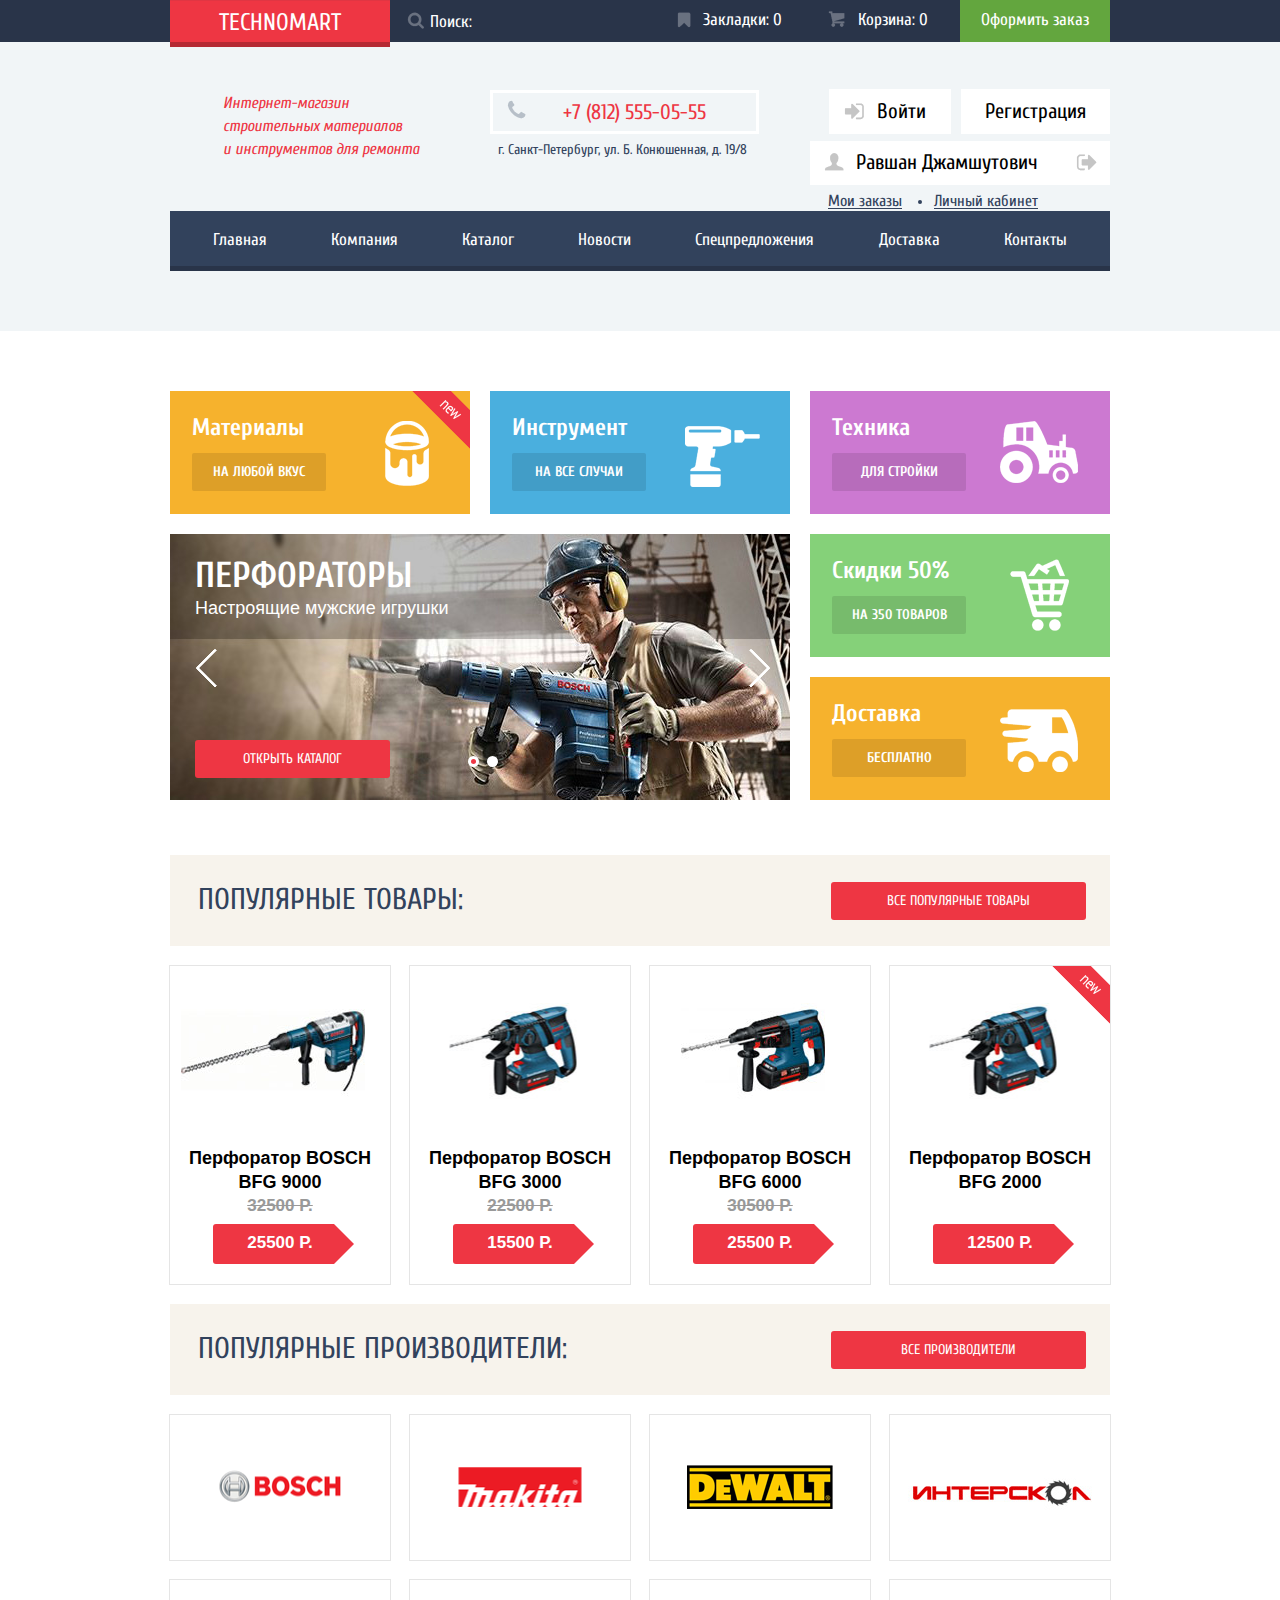
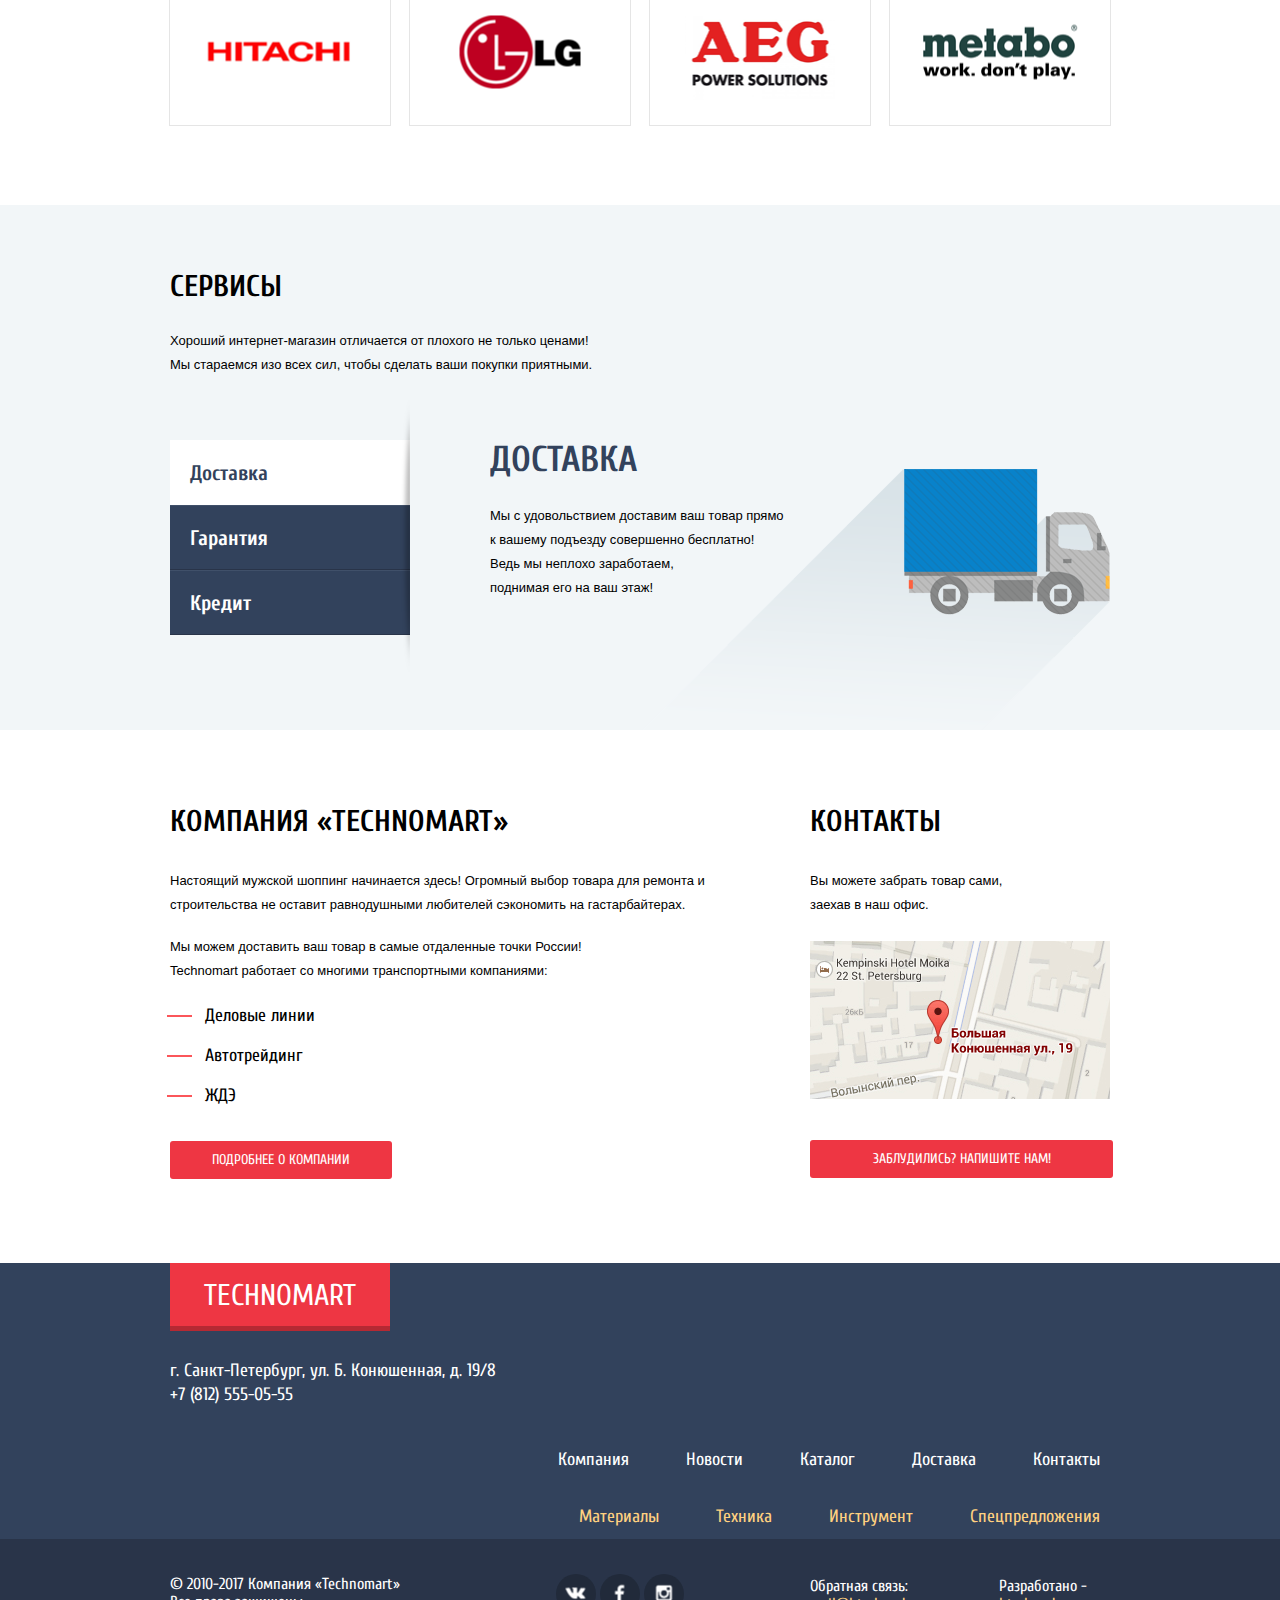
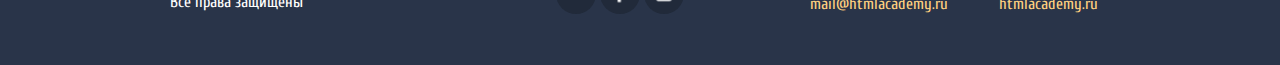
<file: index.html>
<!DOCTYPE html>
<html lang="ru">
<head>
  <meta charset="UTF-8">
  <title>Technomart</title>
  <link href="https://fonts.googleapis.com/css?family=Cuprum:400,400i,700⏐PT+Sans:400,700&amp;subset=cyrillic" rel="stylesheet">
  <link href="css/normalize.min.css" rel="stylesheet">
  <link href="css/style.min.css" rel="stylesheet">
</head>
<body>
  <header>
    <div class="head-top">
      <div class="container clearfix">
        <a class="logo">Technomart</a>
        <div class="search">
          <form action="form" method="get">
            <label for="search-id">Поиск:</label>
            <input class="search" name="search" type="text" id="search-id" placeholder="Поиск:">
          </form>
        </div>
        <div class="checkout">
          <a href="#">Оформить заказ</a>
        </div>
        <div class="cart">
          <a href="#">Корзина: 0</a>
        </div>
        <div class="bookmarks">
          <a href="#">Закладки: 0</a>
        </div>
      </div>
    </div>

    <div class="head-main">
      <div class="container clearfix">
        <div class="head-info">
          <p>Интернет-магазин<br>строительных материалов<br>и инструментов для ремонта</p>
        </div>
        <div class="head-contacts">
          <a href="tel:+78125550505">+7 (812) 555-05-55</a>
          <address>г. Санкт-Петербург, ул. Б. Конюшенная, д. 19/8</address>
        </div>
        <div class="user">
          <div class="user-buttons">
            <a class="user-login" href="#">Войти</a>
            <a class="user-registration" href="#">Регистрация</a>
          </div>

          <div class="user-block">
            <div class="profile-block">
              <a class="user-profile" href="#">Профиль</a>
              <span class="user-name">Равшан Джамшутович</span>
              <a class="user-exit" href="#">Выход</a>
            </div>
            <div class="user-menu">
              <a class="orders" href="#">Мои заказы</a>
              <a class="account" href="#">Личный кабинет</a>
            </div>
          </div>
        </div>

        <nav class="head-menu">
          <ul>
            <li>
              <a class="first" href="index.html">Главная</a>
            </li>
            <li>
              <a href="#">Компания</a>
            </li>
            <li>
              <a href="catalog.html">Каталог</a>
            </li>
            <li>
              <a href="#">Новости</a>
            </li>
            <li>
              <a href="#">Спецпредложения</a>
            </li>
            <li>
              <a href="#">Доставка</a>
            </li>
            <li>
              <a class="last" href="#">Контакты</a>
            </li>
          </ul>
        </nav>
      </div>
    </div>
  </header>

  <main>
    <div class="promo">
      <div class="container clearfix">
        <div class="promo-item machines">
          <span>Техника</span>
          <a href="#">Для стройки</a>
        </div>
        <div class="promo-item tools">
          <span>Инструмент</span>
          <a href="#">На все случаи</a>
        </div>
        <div class="promo-item materials">
          <div class="flag flag-new">Новинка</div>
          <span>Материалы</span>
          <a href="#">На любой вкус</a>
        </div>
        <div class="slider">
          <input type="radio" id="btn-1" name="toggle" checked>
          <input type="radio" id="btn-2" name="toggle">
          <div class="slider-controls">
            <label class="btn-1" for="btn-1"></label>
            <label class="btn-2" for="btn-2"></label>
          </div>
          <div class="slides">
            <div class="slide">
              <div class="slide-text">
                <div class="slide-title">Перфораторы</div>
                <p>Настроящие мужские игрушки</p>
                <a class="btn slide-btn" href="catalog.html">Открыть каталог</a>
              </div>
            </div>
            <div class="slide">
              <div class="slide-text">
                <div class="slide-title">Дрели</div>
                <p>Соседям на радость!</p>
                <a class="btn" href="catalog.html">Открыть каталог</a>
              </div>
            </div>
          </div>
        </div>
        <div class="promo-item discount">
          <span>Скидки 50%</span>
          <a href="#">На 350 товаров</a>
        </div>
        <div class="promo-item shipping">
          <span>Доставка</span>
          <a href="#">Бесплатно</a>
        </div>
      </div>
    </div>

    <div class="items-block">
      <div class="container">
        <div class="block-top clearfix">
          <h2>Популярные товары:</h2>
          <a class="btn" href="#">Все популярные товары</a>
        </div>
        <div class="block-main">
          <div class="item">
            <figure>
              <div class="image">
                <img width="184" height="164" src="img/9000.jpg">
              </div>
              <figcaption>Перфоратор BOSCH BFG 9000
                <span class="old-price">32500 Р.</span>
                <span class="new-price">25500 Р.</span>
              </figcaption>
            </figure>
            <div class="item-actions">
              <div class="buy">
                <a href="#">Купить</a>
              </div>
              <div class="bookmark">
                <a href="#">В закладки</a>
              </div>
            </div>
          </div>

          <div class="item">
            <figure>
              <div class="image">
                <img width="127" height="112" src="img/3000.jpg">
              </div>
              <figcaption>Перфоратор BOSCH BFG 3000
                <span class="old-price">22500 Р.</span>
                <span class="new-price">15500 Р.</span>
              </figcaption>
            </figure>
            <div class="item-actions">
              <div class="buy">
                <a href="#">Купить</a>
              </div>
              <div class="bookmark">
                <a href="#">В закладки</a>
              </div>
            </div>
          </div>

          <div class="item">
            <figure>
              <div class="image">
                <img width="144" height="128" src="img/6000.jpg">
              </div>
              <figcaption>Перфоратор BOSCH BFG 6000
                <span class="old-price">30500 Р.  </span>
                <span class="new-price">25500 Р.</span>
              </figcaption>
            </figure>
            <div class="item-actions">
              <div class="buy">
                <a href="#">Купить</a>
              </div>
              <div class="bookmark">
                <a href="#">В закладки</a>
              </div>
            </div>
          </div>

          <div class="item last-item">
            <div class="flag flag-new">Новинка</div>
            <figure>
              <div class="image">
                <img width="127" height="112" src="img/2000.jpg">
              </div>
              <figcaption>Перфоратор BOSCH BFG 2000
                <span class="no-price">00000</span>
                <span class="new-price">12500 Р.</span>
              </figcaption>
            </figure>

            <div class="item-actions">
              <div class="buy">
                <a href="#">Купить</a>
              </div>
              <div class="bookmark">
                <a href="#">В закладки</a>
              </div>
            </div>
          </div>
        </div>
      </div>
    </div>

    <div class="vendors-block">
      <div class="container">
        <div class="block-top clearfix">
          <h2>Популярные производители:</h2>
          <a class="btn" href="#">Все производители</a>
        </div>
        <div class="block-main">
          <div class="vendor-card">
            <a href="#">
              <img width="126" height="37" src="img/bosch.png" alt="Bosch">
            </a>
          </div>
          <div class="vendor-card">
            <a href="#">
              <img width="123" height="40" src="img/makita.png" alt="Makita">
            </a>
          </div>
          <div class="vendor-card">
            <a href="#">
              <img width="146" height="44" src="img/dewalt.png" alt="DeWalt">
            </a>
          </div>
          <div class="vendor-card">
            <a href="#">
              <img width="200" height="88" src="img/interskol.png" alt="Интерскол">
            </a>
          </div>
          <div class="vendor-card">
            <a href="#">
              <img width="169" height="31" src="img/hitachi.png" alt="Hitachi">
            </a>
          </div>
          <div class="vendor-card">
            <a href="#">
              <img width="121" height="73" src="img/lg.png" alt="LG">
            </a>
          </div>
          <div class="vendor-card">
            <a href="#">
              <img width="151" height="96" src="img/aeg.png" alt="AEG">
            </a>
          </div>
          <div class="vendor-card">
            <a href="#">
              <img width="204" height="69" src="img/metabo.png" alt="Metabo">
            </a>
          </div>
        </div>
      </div>
    </div>

    <div class="service-block">
      <div class="container clearfix">
        <div class="service-description">
          <h3>Сервисы</h3>
          <p>Хороший интернет-магазин отличается от плохого не только ценами!<br>Мы стараемся изо всех сил, чтобы сделать ваши покупки приятными.</p>
        </div>
        <div class="service-slider clearfix">
            <input name="service" id="shipping" type="radio" checked>
            <input name="service" id="guarantee" type="radio">
            <input name="service" id="credit" type="radio">
          <div class="slider-tabs">
            <label for="shipping">Доставка</label>
            <label for="guarantee">Гарантия</label>
            <label for="credit">Кредит</label>
          </div>
          <div class="slide-block shipping-slide">
            <h2>Доставка</h2>
            <p>Мы с удовольствием доставим ваш товар прямо<br> к вашему подъезду совершенно бесплатно!<br>Ведь мы неплохо заработаем,<br>поднимая его на ваш этаж!</p>
          </div>
          <div class="slide-block guarantee-slide">
            <h2>Гарантия</h2>
            <p>Если купленный у нас товар поломается или заискрит,<br>а также в случае пожара, спровоцированного его возгаранием, вы всегда можете быть уверены в нашей гарантии. Мы обменяем сгоревший товар на новый.<br> Дом уж восстановите как-нибудь сами.
            </p>
          </div>
          <div class="slide-block credit-slide">
            <h2>Кредит</h2>
            <p>Залезть в долговую яму стало проще!<br> Кредитные консультанты придут вам на помощь.</p>
            <a class="btn" href="#">Отправить заявку</a>
          </div>
        </div>
      </div>
    </div>

    <div class="info-block">
      <div class="container clearfix">
        <div class="company-info">
          <h3>Компания &laquo;Technomart&raquo;</h3>
          <p>Настоящий мужской шоппинг начинается здесь! Огромный выбор товара для ремонта и строительства не оставит равнодушными любителей сэкономить на гастарбайтерах.</p>
          <p>Мы можем доставить ваш товар в самые отдаленные точки России!<br>Technomart работает со многими транспортными компаниями:</p>
          <ul>
            <li>Деловые линии</li>
            <li>Автотрейдинг</li>
            <li>ЖДЭ</li>
          </ul>
          <a class="btn company-btn" href="#">Подробнее о компании</a>
        </div>
        <div class="contacts">
          <h3>Контакты</h3>
          <p>Вы можете забрать товар сами, заехав в наш офис.</p>
          <a class="open-map">
            <img src="img/mapmini.jpg" alt="Карта">
          </a>
          <a class="btn write-btn" href="popup.html">Заблудились? Напишите нам!</a>
        </div>
      </div>
    </div>
  </main>

  <footer>
    <div class="footer-top">
      <div class="container clearfix">
        <div class="footer-company">
          <a class="logo footer-logo">Technomart</a>
          <div class="footer-contacts">
            <address>г. Санкт-Петербург, ул. Б. Конюшенная, д. 19/8</address>
            <a href="tel:+78125550505"> +7 (812) 555-05-55</a>
          </div>
        </div>
        <div class="footer-menu">
          <ul class="footer-menu-first">
            <li>
              <a href="#">Компания</a>
            </li>
            <li>
              <a href="#">Новости</a>
            </li>
            <li>
              <a href="catalog.html">Каталог</a>
            </li>
            <li>
              <a href="#">Доставка</a>
            </li>
            <li>
              <a href="#">Контакты</a>
            </li>
          </ul>
          <ul class="footer-menu-second">
            <li>
              <a href="#">Материалы</a>
            </li>
            <li>
              <a href="#">Техника</a>
            </li>
            <li>
              <a href="#">Инструмент</a>
            </li>
            <li>
              <a href="#">Спецпредложения</a>
            </li>
          </ul>
        </div>
      </div>
    </div>

    <div class="footer-bottom">
      <div class="container clearfix">
        <p class="copyright">&copy; 2010-2017 Компания &laquo;Technomart&raquo;<br>
        Все права защищены</p>
        <div class="social">
          <a class="social-btn vk" href="#" title="Вконтакте">Вконтакте</a>
          <a class="social-btn fb" href="#" title="Фейсбук">Фейсбук</a>
          <a class="social-btn inst" href="#" title="Инстаграм">Инстаграм</a>
        </div>
        <div class="feedback">Обратная связь:
          <a href="mailto:mail@htmlacademy.ru">mail@htmlacademy.ru</a>
        </div>
        <div class="developer">Разработано -
          <a href="#">htmlacademy.ru</a>
        </div>
      </div>
    </div>
  </footer>

  <div class="map-big">
    <iframe src="https://www.google.com/maps/embed?pb=!1m16!1m12!1m3!1d1998.606885069218!2d30.320580416394293!3d59.93866508187613!2m3!1f0!2f0!3f0!3m2!1i1024!2i768!4f13.1!2m1!1z0LMuINCh0LDQvdC60YIt0J_QtdGC0LXRgNCx0YPRgNCzLCDRg9C7LiDQkS4g0JrQvtC90Y7RiNC10L3QvdCw0Y8sINC0LiAxOS84!5e0!3m2!1sru!2sru!4v1479645682638" width="960" height="440" style="border:0" allowfullscreen></iframe>
    <a class="close-map">Закрыть карту</a>
  </div>

  <div class="popup">
    <a class="exit-cross" href="#">Выход</a>
    <form>
      <label for="name-id">Ваше имя:</label>
      <label for="mail-id">Ваш e-mail:</label>
        <input type="text" name="your-name" id="name-id" placeholder="Представьтесь, пожалуйста">
        <input type="text" name="your-mail" id="mail-id" placeholder="Для отправки ответа">
        <label for="popup-id">Текст письма:</label>
        <textarea name="your-popup" id="popup-id" rows="10" cols="25" placeholder="В свободной форме"></textarea>
        <input class="btn" type="submit" name="send" value="Отправить">
    </form>
  </div>

  <div class="cart-popup">
    <a class="exit-cross" href="#">Выход</a>
    <div class="tick-circle"></div>
    <p>Товар добавлен в корзину!</p>
    <a class="btn" href="#">Оформить заказ</a>
    <a class="exit-btn" href="#">Продолжить покупки</a>
  </div>

  <script src="js/script.min.js"></script>
</body>
</html>
</file>
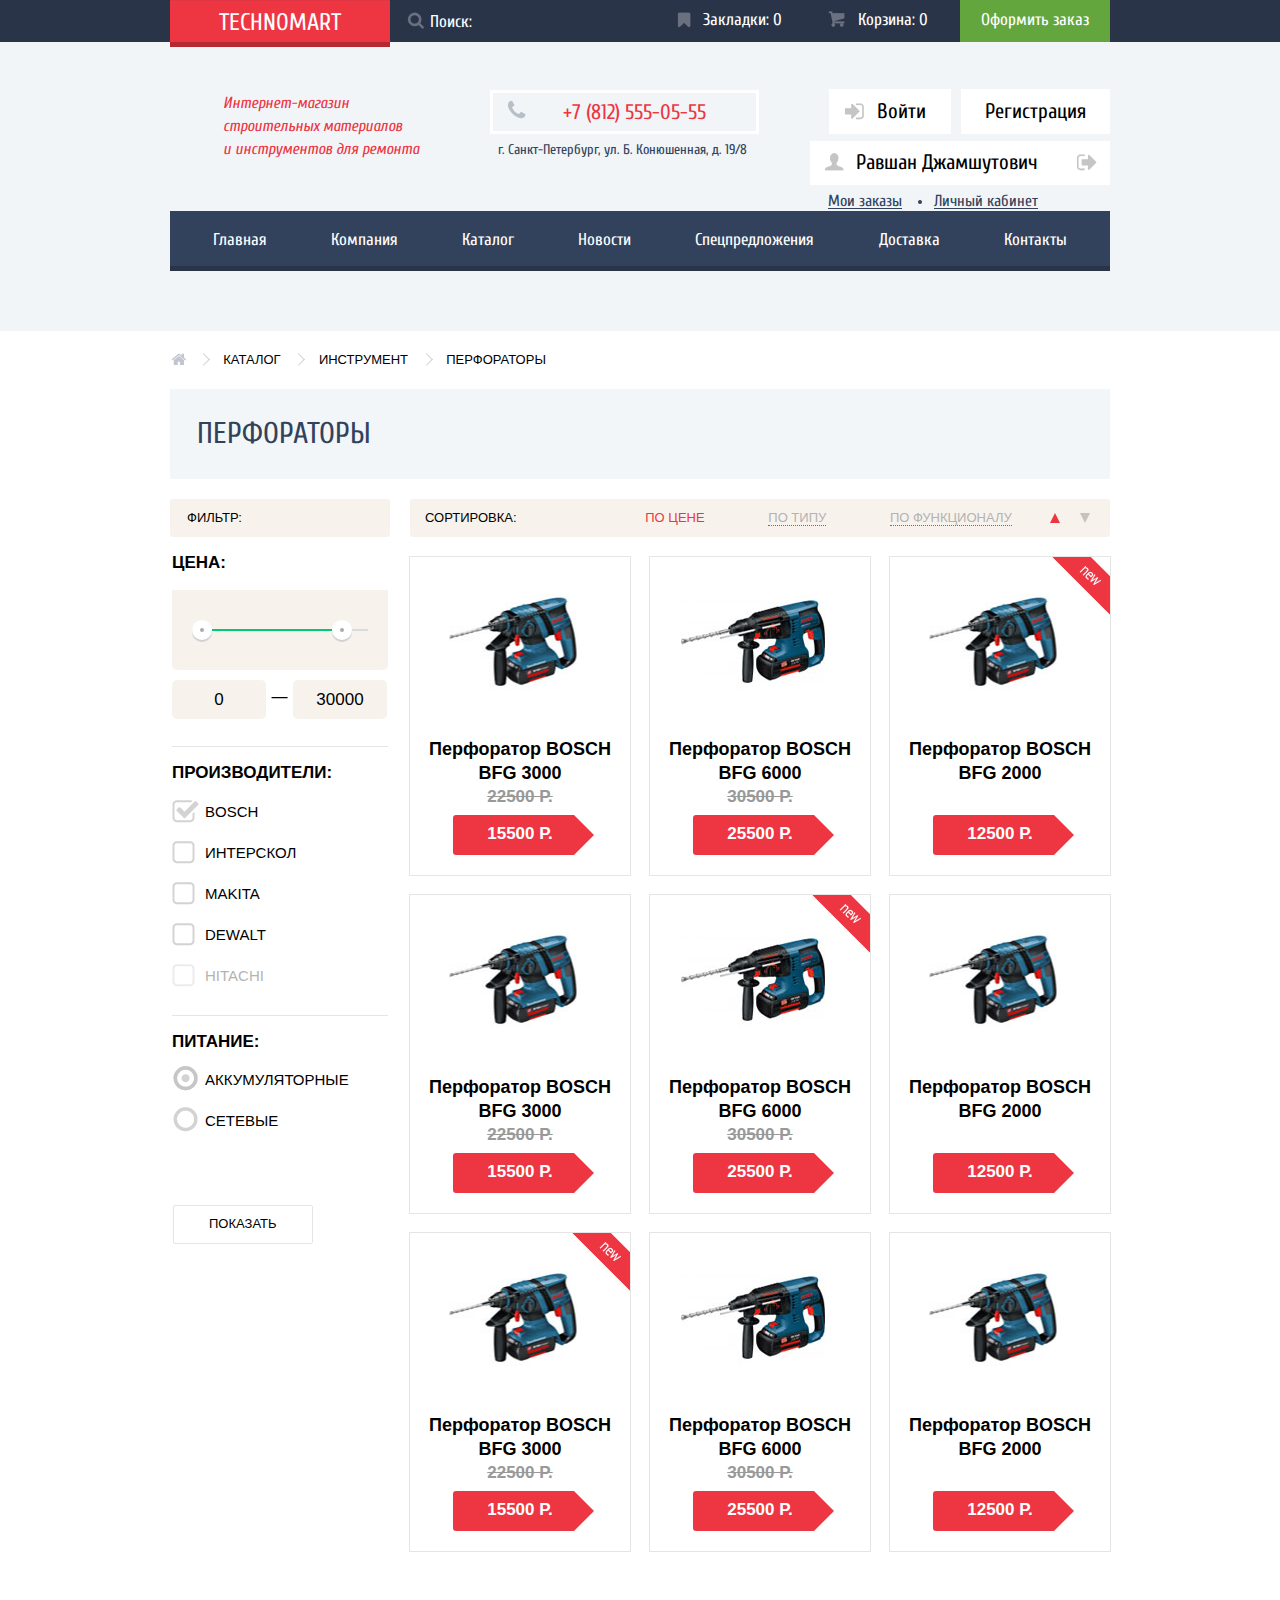
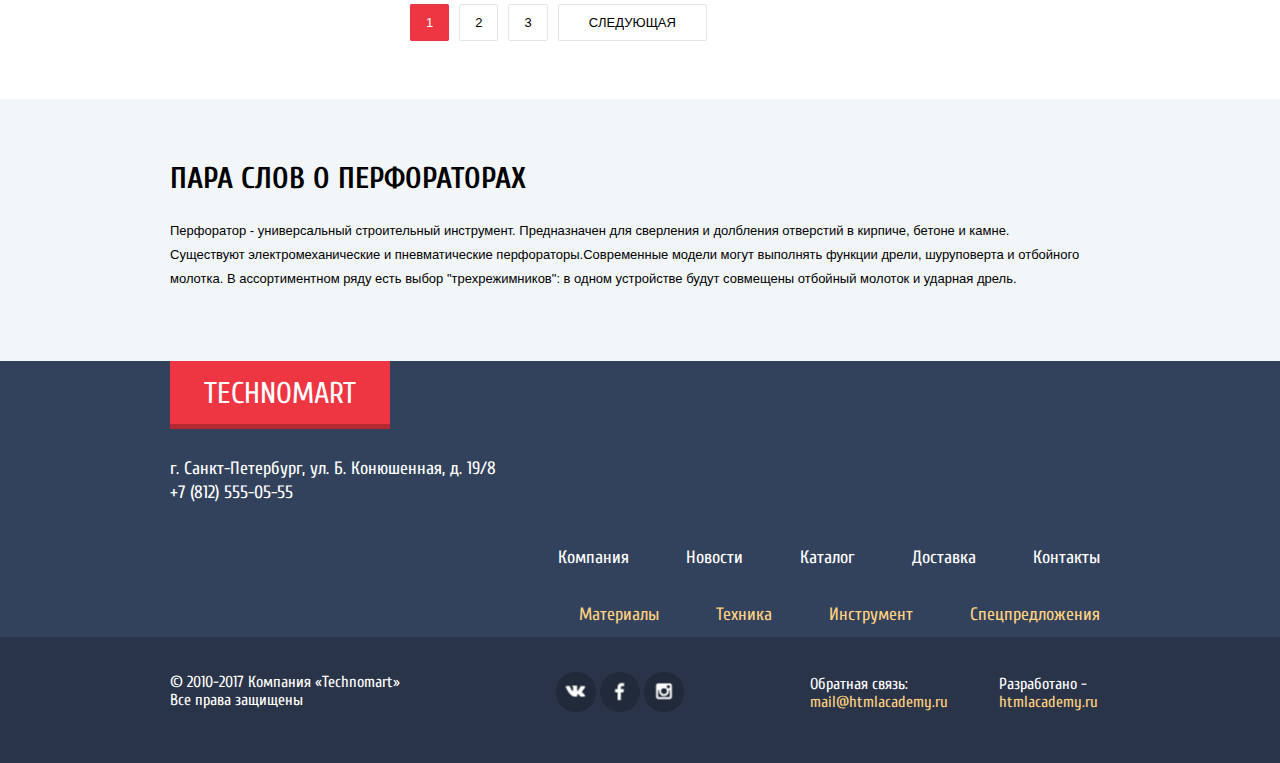
<file: catalog.html>
<!DOCTYPE html>
<html lang="ru">
<head>
  <meta charset="UTF-8">
  <title>Technomart</title>
  <link href="https://fonts.googleapis.com/css?family=Cuprum:400,400i,700⏐PT+Sans:400,700&amp;subset=cyrillic" rel="stylesheet">
  <link href="css/normalize.min.css" rel="stylesheet">
  <link href="css/style.min.css" rel="stylesheet">
</head>
<body>
  <header>
    <div class="head-top">
      <div class="container clearfix">
        <a class="logo" href="index.html">Technomart</a>
        <div class="search">
          <form action="#" method="get">
            <label for="search-id">Поиск:</label>
            <input class="search" name="search" type="text" id="search-id" placeholder="Поиск:">
          </form>
        </div>
        <div class="checkout">
          <a href="#">Оформить заказ</a>
        </div>
        <div class="cart">
          <a href="#">Корзина: 0</a>
        </div>
        <div class="bookmarks">
          <a href="#">Закладки: 0</a>
        </div>
      </div>
    </div>

    <div class="head-main">
      <div class="container clearfix">
        <div class="head-info">
          <p>Интернет-магазин<br>
            строительных материалов<br>
            и инструментов для ремонта</p>
        </div>
        <div class="head-contacts">
          <a href="tel:+78125550505">+7 (812) 555-05-55</a>
          <address>г. Санкт-Петербург, ул. Б. Конюшенная, д. 19/8</address>
        </div>
        <div class="user">
          <div class="user-buttons">
            <a class="user-login" href="#">Войти</a>
            <a class="user-registration" href="#">Регистрация</a>
          </div>
          <div class="user-block">
            <div class="profile-block">
              <a class="user-profile" href="#">Профиль</a>
              <span class="user-name">Равшан Джамшутович</span>
              <a class="user-exit" href="#">Выход</a>
            </div>
            <div class="user-menu">
              <a class="orders" href="#">Мои заказы</a>
              <a class="account" href="#">Личный кабинет</a>
            </div>
          </div>
        </div>

        <nav class="head-menu">
          <ul>
            <li>
              <a class="first" href="index.html">Главная</a>
            </li>
            <li>
              <a href="#">Компания</a>
            </li>
            <li>
              <a href="catalog.html">Каталог</a>
            </li>
            <li>
              <a href="#">Новости</a>
            </li>
            <li>
              <a href="#">Спецпредложения</a>
            </li>
            <li>
              <a href="#">Доставка</a>
            </li>
            <li>
              <a class="last" href="#">Контакты</a>
            </li>
          </ul>
        </nav>
      </div>
    </div>
  </header>

  <main>
    <div class="breadcrumbs">
      <div class="container clearfix">
        <ul>
          <li class="home">
            <a href="index.html">Главная</a>
            <span class="arrow-right"></span>
          </li>
          <li>
            <a href="#">Каталог</a>
            <span class="arrow-right"></span>
          </li>
          <li>
            <a href="#">Инструмент</a>
            <span class="arrow-right"></span>
          </li>
          <li class="active">Перфораторы</li>
        </ul>
      </div>
    </div>

    <div class="page-title">
      <div class="container clearfix">
        <h1>Перфораторы</h1>
      </div>
    </div>

    <div class="center-block">
      <div class="container">
        <aside class="filter">
          <span class="filter-head">Фильтр:</span>
          <form action="form" method="get">
            <fieldset>
            <legend>Цена:</legend>
              <div class="range-controls">
                <div class="scale">
                  <div class="bar" style="margin-left: 0%; width: 90%">
                  </div>
                </div>
                <div class="toggle toggle-min"></div>
                <div class="toggle toggle-max"></div>
              </div>
              <div class="price-controls clearfix">
                <input name="min-price" type="text" value="0">
                <span>&mdash;</span>
                <input name="max-price" type="text" value="30000">
              </div>
            </fieldset>

            <fieldset>
              <legend>Производители:</legend>
              <input name="bosch" id="bosch-id" type="checkbox" value="bosch" checked>
              <label class="square" for="bosch-id">Bosch</label>
              <input name="interskol" id="interskol-id" type="checkbox" value="interskol">
              <label class="square" for="interskol-id">Интерскол</label>
              <input name="makita" id="makita-id" type="checkbox" value="makita">
              <label class="square" for="makita-id">Makita</label>
              <input name="dewalt" id="dewalt-id" type="checkbox" value="dewalt">
              <label class="square" for="dewalt-id">DeWalt</label>
              <input name="hitachi" id="hitachi-id" type="checkbox" value="hitachi" disabled>
              <label class="square" for="hitachi-id">Hitachi</label>
            </fieldset>

            <fieldset class="last-field">
              <legend>Питание:</legend>
              <input name="charge" id="accum-id" type="radio" value="accum" checked>
              <label class="circle" for="accum-id">Аккумуляторные</label>
              <input name="charge" id="grid-id" type="radio" value="grid">
              <label class="circle" for="grid-id">Сетевые</label>
            </fieldset>
              <input type="submit" name="filter" value="Показать">
          </form>
        </aside>
      </div>

      <div class="container clearfix">
        <div class="sort">
          <span>Сортировка:</span>
          <ul>
            <li>
              <a class="active" href="#">По цене</a>
            </li>
            <li>
              <a href="#">По типу</a>
            </li>
            <li>
              <a href="#">По функционалу</a>
            </li>
          </ul>
          <div class="sort-arrows">
            <a class="up up-active" href="#">Стрелка</a>
            <a class="down" href="#">Стрелка</a>
          </div>
        </div>

        <div class="catalog">
          <div class="item">
            <figure>
              <div class="image">
                <img width="127" height="112" src="img/3000.jpg">
              </div>
              <figcaption>Перфоратор BOSCH BFG 3000
                <span class="old-price">22500 Р.</span>
                <span class="new-price">15500 Р.</span>
              </figcaption>
            </figure>

            <div class="item-actions">
              <div class="buy">
                <a href="#">Купить</a>
              </div>
              <div class="bookmark">
                <a href="#">В закладки</a>
              </div>
            </div>
          </div>

          <div class="item">
            <figure>
              <div class="image">
                <img width="144" height="128" src="img/6000.jpg">
              </div>
              <figcaption>Перфоратор BOSCH BFG 6000
                <span class="old-price">30500 Р.  </span>
                <span class="new-price">25500 Р.</span>
              </figcaption>
            </figure>

            <div class="item-actions">
              <div class="buy">
                <a href="#">Купить</a>
              </div>
              <div class="bookmark">
                <a href="#">В закладки</a>
              </div>
            </div>
          </div>

          <div class="item last-item">
            <div class="flag flag-new">Новинка</div>
            <figure>
              <div class="image">
                <img width="127" height="112" src="img/2000.jpg">
              </div>
              <figcaption>Перфоратор BOSCH BFG 2000
                <span class="no-price">00000</span>
                <span class="new-price">12500 Р.</span>
              </figcaption>
            </figure>

            <div class="item-actions">
              <div class="buy">
                <a href="#">Купить</a>
              </div>
              <div class="bookmark">
                <a href="#">В закладки</a>
              </div>
            </div>
          </div>

          <div class="item">
            <figure>
              <div class="image">
                <img width="127" height="112" src="img/3000.jpg">
              </div>
              <figcaption>Перфоратор BOSCH BFG 3000
                <span class="old-price">22500 Р.</span>
                <span class="new-price">15500 Р.</span>
              </figcaption>
            </figure>

            <div class="item-actions">
              <div class="buy">
                <a href="#">Купить</a>
              </div>
              <div class="bookmark">
                <a href="#">В закладки</a>
              </div>
            </div>
          </div>

          <div class="item">
            <div class="flag flag-new">Новинка</div>
            <figure>
              <div class="image">
                <img width="144" height="128" src="img/6000.jpg">
              </div>
              <figcaption>Перфоратор BOSCH BFG 6000
                <span class="old-price">30500 Р.</span>
                <span class="new-price">25500 Р.</span>
              </figcaption>
            </figure>

            <div class="item-actions">
              <div class="buy">
                <a href="#">Купить</a>
              </div>
              <div class="bookmark">
                <a href="#">В закладки</a>
              </div>
            </div>
          </div>

          <div class="item last-item">
            <figure>
              <div class="image">
                <img width="127" height="112" src="img/2000.jpg">
              </div>
              <figcaption>Перфоратор BOSCH BFG 2000
                <span class="no-price">00000</span>
                <span class="new-price">12500 Р.</span>
              </figcaption>
            </figure>

            <div class="item-actions">
              <div class="buy">
                <a href="#">Купить</a>
              </div>
              <div class="bookmark">
                <a href="#">В закладки</a>
              </div>
            </div>
          </div>

          <div class="item">
            <div class="flag flag-new">Новинка</div>
            <figure>
              <div class="image">
                <img width="127" height="112" src="img/3000.jpg">
              </div>
              <figcaption>Перфоратор BOSCH BFG 3000
                <span class="old-price">22500 Р.</span>
                <span class="new-price">15500 Р.</span>
              </figcaption>
            </figure>

            <div class="item-actions">
              <div class="buy">
                <a href="#">Купить</a>
              </div>
              <div class="bookmark">
                <a href="#">В закладки</a>
              </div>
            </div>
          </div>

          <div class="item">
            <figure>
              <div class="image">
                <img width="144" height="128" src="img/6000.jpg">
              </div>
              <figcaption>Перфоратор BOSCH BFG 6000
                <span class="old-price">30500 Р.  </span>
                <span class="new-price">25500 Р.</span>
              </figcaption>
            </figure>

            <div class="item-actions">
              <div class="buy">
                <a href="#">Купить</a>
              </div>
              <div class="bookmark">
                <a href="#">В закладки</a>
              </div>
            </div>
          </div>

          <div class="item last-item">
            <figure>
              <div class="image">
                <img width="127" height="112" src="img/2000.jpg">
              </div>
              <figcaption>Перфоратор BOSCH BFG 2000
                <span class="no-price">00000</span>
                <span class="new-price">12500 Р.</span>
              </figcaption>
            </figure>

            <div class="item-actions">
              <div class="buy">
                <a href="#">Купить</a>
              </div>
              <div class="bookmark">
                <a href="#">В закладки</a>
              </div>
            </div>
          </div>

          <ul class="pagination">
            <li>
              <span class="current-page">1</span>
            </li>
            <li>
              <a href="#">2</a>
            </li>
            <li>
              <a href="#">3</a>
            </li>
            <li>
              <a class="next-page" href="#">Cледующая</a>
            </li>
          </ul>
        </div>
      </div>
    </div>

    <div class="info-perf">
      <div class="container">
        <h2>Пара слов о перфораторах</h2>
        <dl>
          <dt>Перфоратор</dt>
          <dd>- универсальный строительный инструмент. Предназначен для сверления и долбления отверстий в кирпиче, бетоне и камне.<br>Существуют электромеханические и пневматические перфораторы.Современные модели могут выполнять функции дрели, шуруповерта и отбойного молотка. В ассортиментном ряду есть выбор "трехрежимников": в одном устройстве будут совмещены отбойный молоток и ударная дрель.</dd>
        </dl>
      </div>
    </div>
  </main>

  <footer>
    <div class="footer-top">
      <div class="container clearfix">
        <div class="footer-company">
          <a class="logo footer-logo" href="index.html">Technomart</a>
          <div class="footer-contacts">
            <address>г. Санкт-Петербург, ул. Б. Конюшенная, д. 19/8</address>
            <a href="tel:+78125550505"> +7 (812) 555-05-55</a>
          </div>
        </div>

        <div class="footer-menu">
          <ul class="footer-menu-first">
            <li>
              <a href="#">Компания</a>
            </li>
            <li>
              <a href="#">Новости</a>
            </li>
            <li>
              <a href="catalog.html">Каталог</a>
            </li>
            <li>
              <a href="#">Доставка</a>
            </li>
            <li>
              <a href="#">Контакты</a>
            </li>
          </ul>
          <ul class="footer-menu-second">
            <li>
              <a href="#">Материалы</a>
            </li>
            <li>
              <a href="#">Техника</a>
            </li>
            <li>
              <a href="#">Инструмент</a>
            </li>
            <li>
              <a href="#">Спецпредложения</a>
            </li>
          </ul>
        </div>
      </div>
    </div>

    <div class="footer-bottom">
      <div class="container clearfix">
        <p class="copyright">&copy; 2010-2017 Компания &laquo;Technomart&raquo;<br>
        Все права защищены</p>
        <div class="social">
          <a class="social-btn vk" href="#" title="Вконтакте">Вконтакте</a>
          <a class="social-btn fb" href="#" title="Фейсбук">Фейсбук</a>
          <a class="social-btn inst" href="#" title="Инстаграм">Инстаграм</a>
        </div>
        <div class="feedback">Обратная связь:
          <a href="mailto:mail@htmlacademy.ru">mail@htmlacademy.ru</a>
        </div>
        <div class="developer">Разработано -
          <a href="https://htmlacademy.ru/">htmlacademy.ru</a>
        </div>
      </div>
    </div>
  </footer>

  <div class="cart-popup">
    <a class="exit-cross" href="#">Выход</a>
    <div class="tick-circle"></div>
    <p>Товар добавлен в корзину!</p>
    <a class="btn" href="#">Оформить заказ</a>
    <a class="exit-btn" href="#">Продолжить покупки</a>
  </div>

</body>
</html>
</file>
<file: css/style.min.css>
body{font-family:"Cuprum","Arial",sans-serif;font-size:13px;line-height:24px;min-width:960px;position:relative}h1{font-weight:normal;font-size:30px;text-transform:uppercase}h2{font-size:30px;line-height:30px;text-transform:uppercase}h3{font-size:30px;line-height:24px;text-transform:uppercase}.container{margin:0 auto;width:940px}.clearfix:after{content:"";display:table;clear:both}.head-top{background-color:#293449;min-height:42px}.logo{width:220px;height:42px;box-sizing:border-box;background-color:#ee3643;border-top:1px solid #e03643;box-shadow:0 5px 0 0 #b52933;padding-top:10px;float:left;text-align:center;cursor:pointer;font-size:24px;line-height:24px;text-transform:uppercase;text-decoration:none;color:#ffffff}.logo:hover{background-color:#ca2c37;border-top:1px solid #bf2d38;box-shadow:0 5px 0 0 #9a212a}.logo:active{background-color:#ba2732;border-top:1px solid #b02834;box-shadow:0 5px 0 0 #8e1e26}.search{float:left;width:270px;height:42px;font-family:"Cuprum","Arial",sans-serif;font-size:17px;background-color:#293449;color:#ffffff;cursor:pointer;position:relative}.search input{width:230px;-webkit-appearance:none;border:none;font-size:17px;background-color:#293449;color:#ffffff;padding:0px;margin-left:40px}.search input:hover{color:#ffffff}.search input::-webkit-input-placeholder{color:#ffffff}.search input::-ms-input-placeholder{color:#ffffff}.search input::-moz-placeholder{color:#ffffff}.search input:focus::-webkit-input-placeholder{color:#000000}.search input:focus::-ms-input-placeholder{color:#000000}.search input:focus::-moz-placeholder{color:#000000}.search input:focus{width:270px;background-color:#ffffff;color:#000000;outline:none;margin:0px;padding-left:40px;box-sizing:border-box;background-image:url("../img/sprite.png");background-repeat:no-repeat;background-position:12px -458px;border-top:10px solid #ffffff;border-bottom:10px solid #ffffff}.search label{font-size:0px;position:relative}.search label::before{content:"";position:absolute;width:22px;height:22px;top:-6px;left:-257px;background-image:url("../img/sprite.png");background-repeat:no-repeat;background-position:-1px -325px;opacity:0.3}.search:hover label::before{opacity:1}.checkout,.cart,.bookmarks{float:right;width:150px;height:42px;line-height:42px;box-sizing:border-box;text-align:center;cursor:pointer}.cart,.bookmarks{padding-left:15px}.checkout a,.cart a,.bookmarks a{font-size:17px;line-height:120%;text-decoration:none;color:#ffffff;position:relative}.bookmarks a::before,.cart a::before{content:"";position:absolute;width:22px;height:22px;top:-4px;left:-35px;background-image:url("../img/sprite.png");background-repeat:no-repeat;opacity:0.3}.bookmarks a::before{left:-30px;background-position:-1px -25px}.bookmarks:hover,.cart:hover{background-color:#212a3a}.bookmarks:hover a::before,.cart:hover a::before{opacity:1}.bookmarks:active a,.cart:active a{background-color:#161d29;color:#999ca1}.bookmarks:active a::before,.cart:active a::before{opacity:0.5}.checkout{background-color:#63a63e}.checkout:hover{background-color:#5fbb2d}.checkout:active{background-color:#518534}.checkout:active a{color:#aac39b}.filled{background-color:#ee3643}.filled:hover{background-color:#ca2c37}.filled:active{background-color:#ba2732}.head-main{background-color:#f1f5f7;padding-bottom:60px;padding-top:40px;margin:0 auto}.head-info{float:left;width:310px;box-sizing:border-box;color:#ee3643;font-size:16px;line-height:23px;font-style:italic;padding-top:10px;padding-bottom:39px;padding-left:53px;padding-right:49px}.head-info p{margin:0px;padding:0px}.head-contacts{float:left;width:300px;padding-top:8px;padding-left:10px}.head-contacts a{display:inline-block;vertical-align:top;border:3px solid white;color:#ee3643;text-decoration:none;font-size:21px;padding:7px 50px;padding-left:70px;position:relative}.head-contacts a::before{content:"";position:absolute;width:30px;height:30px;top:5px;left:7px;background-image:url("../img/sprite.png");background-repeat:no-repeat;background-position:2px -295px}.head-contacts address{color:#32425c;font-size:14px;margin-top:4px;padding-left:8px;font-style:normal}.user-buttons{float:right;width:300px;text-align:right;padding-top:7px}.user-login,.user-registration{line-height:45px;background-color:#ffffff;display:inline-block;padding-left:25px;padding-right:25px}.user-buttons a{font-size:21px;text-decoration:none;color:#000000}.user-buttons a:hover{color:#ee3643}.user-buttons a:active{color:#b2b2b2}.user-login{padding-left:48px;position:relative}.user-registration{margin-left:7px;padding-left:24px;padding-right:24px}.user-login::before{content:"";position:absolute;width:25px;height:25px;top:9px;left:10px;background-image:url("../img/sprite.png");background-repeat:no-repeat;background-position:0px -265px}.user-login:hover::before{background-position:-1px -429px}.user-block{float:right;width:300px;text-align:right;padding-top:7px;padding-left:7px}.user-block div{display:inline-block;vertical-align:top}.profile-block{background-color:#ffffff;padding:9px 52px 4px 43px;cursor:pointer;width:300px;box-sizing:border-box;text-align:left}.profile-block:active{color:#b2b2b2;opacity:0.7}.user-profile{font-size:0px;position:relative;display:inline-block;vertical-align:top;padding-bottom:7px}.user-profile::before{content:"";position:absolute;width:30px;height:30px;top:0px;left:-36px;background-image:url("../img/sprite.png");background-repeat:no-repeat;background-position:2px -350px}.user-profile:hover::before{background-position:2px -485px}.user-name{font-size:21px;background-color:#ffffff}.user-exit{font-size:0px;position:relative;display:inline-block;vertical-align:top}.user-exit::before{content:"";position:absolute;width:30px;height:30px;top:-1px;left:30px;background-image:url("../img/sprite-logout.png");background-repeat:no-repeat;background-position:0px 0px}.user-exit:hover:before{background-position:0px -27px}.user-menu{margin-top:2px;margin-right:40px;padding-right:3px}.user-menu a{display:inline-block;vertical-align:top;font-size:16px;line-height:14px;color:#32425c;margin-top:7px;margin-right:29px;text-decoration:none;border-bottom:1px solid #32425c}.user-menu a:hover{color:#ee3643;border-bottom:1px solid #ee3643}.user-menu a:active{color:#b7bfc8;border-bottom:1px solid #b7bfc8}.orders{position:relative}.orders:after{content:"";position:absolute;top:6px;left:90px;width:4px;height:4px;background-color:#32425c;border-radius:50%}.head-menu{clear:both;width:100%}.head-menu ul{width:940px;background-color:#32425c;margin:0;padding:0;list-style:none;border-bottom:5px solid #293449;font-size:0;display:table}.head-menu li{display:table-cell}.head-menu a{display:inline-block;font-size:17px;line-height:17px;color:#ffffff;text-decoration:none;padding-top:20px;padding-bottom:18px;text-align:center;padding-left:32px;padding-right:32px}.head-menu .first{padding-left:43px}.head-menu .last{padding-right:43px}.head-menu li:hover{background-color:#293449}.head-menu li:active{background-color:#1d2739;color:#8e939c}main{background-color:#ffffff}.breadcrumbs{margin:0 auto;padding-top:17px;padding-bottom:13px}.breadcrumbs ul{margin:0;padding:0;list-style:none;font-size:0}.breadcrumbs li{display:inline;font-family:"PT Sans","Arial",sans-serif;font-size:13px;text-transform:uppercase;margin-right:12px;position:relative}.breadcrumbs a{font-family:"PT Sans","Arial",sans-serif;font-size:13px;line-height:18px;text-decoration:none;text-transform:uppercase;color:#000000;position:relative}.breadcrumbs .arrow-right{display:inline-block;margin-left:10px;width:8px;height:8px;border:1px solid #cdd1d8;border-left:transparent;border-bottom:transparent;transform:rotate(45deg)}.breadcrumbs .active:after{display:none}.home a{font-size:0px;position:relative;margin-right:15px}.home a::before{content:"";position:absolute;width:25px;height:25px;top:-14px;left:-5px;background-image:url("../img/sprite.png");background-repeat:no-repeat;background-position:1px -218px}.page-title{background-color:#f2f6f8;padding:10px;padding-left:27px;color:#32425c;font-size:30px;line-height:30px;width:940px;margin:0px auto;box-sizing:border-box}.center-block{padding-top:20px}aside{float:left;width:220px;margin-right:20px}.filter{font-family:"PT Sans","Arial",sans-serif;text-transform:uppercase}.filter fieldset{border:none;padding-left:0px;padding-right:0px;border-bottom:1px solid #e5e5e5}.filter .last-field{border-bottom:transparent}.filter-head{display:block;background-color:#f7f3ec;padding:10px;padding-left:17px;line-height:18px;border-radius:3px}.filter legend{padding-top:14px;font-weight:bold;font-size:17px;padding-bottom:10px}.range-controls{position:relative;height:41px;background-color:#f7f3ec;border-radius:0 0 5px 5px;margin-bottom:10px;padding-top:39px;padding-right:20px;padding-left:20px}.range-controls .scale{height:2px;background:#d7dcde}.range-controls .bar{width:90%;height:2px;background:#00ca74}.range-controls .toggle{position:absolute;top:30px;left:0px;width:4px;height:4px;border:8px solid #ffffff;border-radius:50%;background:#ababab;box-shadow:0 2px 1px 0 #cfcfcf;cursor:pointer}.range-controls .toggle-min{left:20px}.range-controls .toggle-max{left:160px}.price-controls{font-size:0;margin-bottom:12px}.price-controls span{display:inline-block;vertical-align:middle;text-align:center;font-family:"PT Sans","Arial",sans-serif;font-size:16px;width:27px;height:40px}.price-controls input{font-family:"PT Sans","Arial",sans-serif;font-size:17px;text-align:center;color:#000000;width:94px;box-sizing:border-box;padding:10px 20px;border:none;border-radius:5px;background-color:#f7f3ec}fieldset{border:none;padding-left:0px;padding-right:0px}.filter label{font-size:15px}input[type="checkbox"],input[type="radio"]{display:none}input[type="checkbox"]+label,input[type="radio"]+label{display:block;margin-bottom:17px;padding-left:33px;position:relative;cursor:pointer}input:disabled+label{color:#b4b4b4}input[type="checkbox"]+.square::before{content:"";position:absolute;width:30px;height:30px;top:0px;left:0px;background-image:url("../img/sprite.png");background-repeat:no-repeat;background-position:-5px -57px;border:none;box-shadow:none;opacity:0.7}input[type="radio"]+.circle::before{content:"";position:absolute;width:30px;height:32px;top:-3px;left:0px;background-image:url("../img/sprite.png");background-repeat:no-repeat;background-position:-4px -122px;border:none;box-shadow:none;opacity:0.7}input[type="checkbox"]:checked+.square::before{content:"";position:absolute;width:30px;height:30px;top:0px;left:0px;background-image:url("../img/sprite.png");background-repeat:no-repeat;background-position:-5px -90px;border:none;box-shadow:none;opacity:0.7}input[type="radio"]:checked+.circle::after{content:"";position:absolute;width:30px;height:32px;top:-3px;left:0px;background-image:url("../img/sprite.png");background-repeat:no-repeat;background-position:-4px -157px;border:none;box-shadow:none;opacity:0.7}input[type="checkbox"]+.square:hover::before,input[type="radio"]+.circle:hover::before,input[type="checkbox"]:checked+.square:hover::before,input[type="radio"]:checked+.circle:hover::after{opacity:1}input[type="checkbox"]:disabled+.square::before,input[type="radio"]:disabled+.circle::after,input[type="radio"]:disabled+.circle::before,input[type="checkbox"]:checked:disabled+.square::before,input[type="radio"]:checked:disabled+.circle::after{opacity:0.3}.filter input[type="submit"]{background-color:#ffffff;border:1px solid #e5e5e5;border-radius:2px;padding:11px 35px;margin-top:45px;margin-left:3px;font-size:13px;text-transform:uppercase}.catalog{float:left;width:700px;font-size:0px}.sort{background-color:#f7f3ec;padding:10px;padding-left:15px;width:700px;box-sizing:border-box;float:left;text-transform:uppercase;font-family:"PT Sans","Arial",sans-serif;text-transform:uppercase;line-height:18px;margin-bottom:20px;border-radius:3px}.sort span{margin-right:20px}.sort-arrows{font-size:0px}.sort-arrows a{position:relative}.sort-arrows .up::before{content:"";position:absolute;width:0px;height:0px;top:-5px;left:-50px;border-left:5px solid transparent;border-right:5px solid transparent;border-bottom:10px solid #c6c2bd}.sort-arrows .up-active::before{content:"";position:absolute;width:0px;height:0px;top:-5px;left:-50px;border-left:5px solid transparent;border-right:5px solid transparent;border-bottom:10px solid #ee3643}.sort-arrows .down::before{content:"";position:absolute;width:0px;height:0px;top:-5px;left:-20px;border-left:5px solid transparent;border-right:5px solid transparent;border-top:10px solid #c6c2bd}.sort-arrows .down-active::before{content:"";position:absolute;width:0px;height:0px;top:-5px;left:-20px;border-left:5px solid transparent;border-right:5px solid transparent;border-top:10px solid #ee3643}.up:hover::before,.up-active:hover:before{border-bottom:10px solid #010101}.down:hover::before,.down-active:active:before{border-top:10px solid #010101}.sort ul{margin:0;padding:0;padding-left:65px;list-style:none;display:inline}.sort li{display:inline;padding-left:40px;padding-right:20px}.sort a{border-bottom:1px dotted #ee3643;color:#b2b2b2;text-decoration:none}.sort a:hover{color:#000000;border-bottom:1px solid #ee3643}.sort .active,.sort .active:hover{color:#ee3643;border-bottom:none}.sort-arrows{display:inline-block;float:right}.info-perf{padding-top:40px;padding-bottom:57px;margin-top:60px;background-color:#f2f6f8;font-family:"PT Sans","Arial",sans-serif}.info-perf h2{font-size:30px;font-weight:bold;font-family:"Cuprum","Arial",sans-serif}.info-perf dt,.info-perf dd{display:inline;margin:0;padding:0;width:940px}.pagination{margin:0;margin-top:40px;padding:0;list-style:none;font-size:0px}.pagination li{display:inline}.pagination a,.pagination .current-page{display:inline;border:1px solid #e5e5e5;border-radius:2px;text-decoration:none;color:#000000;font-family:"PT Sans","Arial",sans-serif;font-size:13px;padding:10px 15px;margin-right:10px}.pagination .next-page{text-transform:uppercase;padding:10px 30px}.pagination a:hover{border:1px solid #bdc6ca}.pagination a:active{border:1px solid #ee3643}.pagination .current-page,.pagination .current-page:hover{font-family:"PT Sans","Arial",sans-serif;font-size:13px;background-color:#ee3643;color:#ffffff;border:1px solid #ee3643}.block-top{background-color:#f7f3ec;padding-top:5px;padding-bottom:6px;padding-left:28px}.block-top h2{display:inline-block;vertical-align:top;float:left;color:#32425c;font-size:30px;font-weight:normal;line-height:30px;text-transform:uppercase}.block-top a{display:inline-block;float:right;width:215px;margin-top:22px;margin-right:24px;text-align:center}.block-main{clear:both}.promo{margin-top:60px}.promo-item{display:inline-block;width:300px;height:123px;font-size:24px;line-height:30px;font-weight:bold;vertical-align:top;float:right;color:#ffffff;margin-left:20px;margin-bottom:20px;box-sizing:border-box;padding:22px;position:relative;overflow:hidden;background-repeat:no-repeat}.promo-item span{display:block;padding-bottom:10px}.promo-item a{font-size:14px;line-height:18px;text-transform:uppercase;text-decoration:none;color:#ffffff;display:inline-block;background-color:rgba(0,0,0,0.1);padding:10px 12px;border-radius:2px;width:110px;text-align:center}.promo-item a:hover{background-color:rgba(0,0,0,0.2)}.promo-item a:active{background-color:rgba(0,0,0,0.3)}.promo .materials{background-color:#f6b22d;margin-left:0px;background-image:url("../img/matherials.png");background-position:215px 30px}.promo .tools{background-color:#4aafde;background-image:url("../img/tools.png");background-position:195px 35px}.promo .machines{background-color:#cc79d1;background-image:url("../img/machines.png");background-position:190px 30px}.promo .discount{background-color:#85d179;background-image:url("../img/sales.png");background-position:200px 25px}.promo .shipping{background-color:#f6b22d;background-image:url("../img/shipping.png");background-position:190px 32px}.slider{position:relative;float:left;width:620px;height:266px;margin-bottom:55px}.slider input[type=radio]{position:absolute;opacity:0}.slider-controls{width:120px;text-align:center;z-index:1000;position:absolute;bottom:20px;left:50%;margin-left:-60px}.slider-controls label{display:inline-block;width:5px;height:5px;margin-left:5px;background-color:#ffffff;border:3px solid #ffffff;vertical-align:top;border-radius:50%;cursor:pointer;position:relative}.slider-controls .btn-1::before{content:"";position:absolute;width:25px;height:25px;border:3px solid #ffffff;border-left:transparent;border-bottom:transparent;transform:rotate(-135deg);top:-105px;left:-270px;border-radius:2px}.slider-controls .btn-2::after{content:"";position:absolute;width:25px;height:25px;border:3.5px solid #ffffff;border-left:transparent;border-bottom:transparent;transform:rotate(45deg);top:-105px;left:247px;border-radius:2px}.slider-controls .active{background-color:#ee3643}#btn-1:checked~.slider-controls label[for="btn-1"],#btn-2:checked~.slider-controls label[for="btn-2"]{background-color:#ee3643}.slide{position:absolute;top:0;left:0;width:100%;height:100%;overflow:hidden}.slide-text{width:300px;font-size:18px;color:#ffffff;padding-top:27px;padding-left:25px}.slide-text p{margin-top:5px}.slide-title{font-family:"Cuprum","Arial",sans-serif;font-size:36px;line-height:30px;font-weight:bold;text-transform:uppercase}.slide a{min-width:195px;height:38px;box-sizing:border-box;text-align:center;position:absolute;bottom:22px;left:25px}.slide:nth-child(1){display:none;background-image:url("../img/slide1.jpg");background-repeat:no-repeat;background-position:100%}.slide:nth-child(1) p{font-family:"PT Sans","Arial",sans-serif}.slide:nth-child(2){display:none;background-image:url("../img/slide2.jpg");background-repeat:no-repeat;background-position:100%}#btn-1:checked~.slides .slide:nth-child(1){display:block}#btn-2:checked~.slides .slide:nth-child(2){display:block}.block-main{font-size:0px}.items-block .block-top{margin-bottom:20px}.item{width:220px;min-height:318px;display:inline-block;box-shadow:0 0 0 1px #e5e5e5;vertical-align:top;font-family:"PT Sans","Arial",sans-serif;font-weight:bold;font-size:18px;margin-right:20px;margin-bottom:20px;position:relative;overflow:hidden}.last-item{margin-right:0}.item .image{position:relative;width:184px;height:164px;margin-left:20px}.item img{position:absolute;top:52%;left:45%;transform:translate(-50%,-50%)}.item figure{margin:0;padding:0}.item figcaption{position:absolute;bottom:0;left:0;text-align:center}.item span{font-size:17px;display:block}.item .old-price{height:20px;margin-bottom:10px;color:#999999;text-decoration:line-through;cursor:pointer}.item .new-price{position:relative;width:80px;margin:10px auto;margin-bottom:20px;padding:9px 27px;padding-top:7px;color:white;background:#ee3643;border-radius:3px;cursor:pointer}.item .new-price::after{content:"";position:absolute;top:0px;right:-27px;width:0;height:0;border:20px solid white;border-left-color:#ee3643}.item .no-price{visibility:hidden;height:20px;margin-bottom:10px}.flag{position:absolute;top:-1px;right:-1px;width:60px;height:60px;text-indent:-1000px;overflow:hidden;z-index:20}.flag-new{background:url("../img/new.png") no-repeat 0 0}.item-actions{display:none;font-family:"Cuprum","Arial",sans-serif;font-size:14px;line-height:18px;text-transform:uppercase;position:absolute;top:44px;left:42px}.item-actions a{text-decoration:none;width:136px;min-height:28px;border-radius:2px;padding-top:10px;margin-bottom:8px}.item:hover{box-shadow:0 0 5px 0 #ccced3}.item:hover .item-actions{display:block}.item:hover img{display:none}.buy a{background-color:#63a63e;color:#ffffff;box-shadow:inset 0 -3px 0 0 #367315;position:relative;display:inline-block;vertical-align:top}.buy a::before{content:"";position:absolute;width:22px;height:22px;top:5px;left:10px;background-image:url("../img/sprite.png");background-repeat:no-repeat;opacity:0.3}.buy:hover a{background-color:#5fbb2d}.buy:hover a::before{opacity:1}.buy:active a{background-color:#518534}.buy:active a{color:#e8efe4}.buy:active a::before{opacity:1}.bookmark a{color:#32425c;background-color:#ffffff;box-shadow:inset 0 0 0 3px #63a63e;display:inline-block;vertical-align:top}.bookmark:hover a{box-shadow:inset 0 0 0 3px #32425c}.bookmark:active a{box-shadow:inset 0 0 0 3px #c1c6ce}.bookmark:active a{color:#c1c6ce}.cart-popup{position:fixed;width:620px;height:282px;box-sizing:border-box;background-color:#ffffff;left:50%;top:50%;margin-left:-310px;margin-top:-141px;border-top:7px solid #ee3643;box-shadow:inset 0 -112px 0 0 #f1f1f1,0 10px 30px -5px #000000;padding-top:45px;padding-left:175px;z-index:100;display:none}.cart-popup-show{display:block;animation-name:popup-animation;animation-duration:0.3s;animation-fill-mode:both;animation-timing-function:ease-in}.cart-popup p{font-size:30px}.tick-circle{display:inline-block;vertical-align:top;width:60px;height:60px;font-size:0;background-color:#63a63e;border-radius:50%;position:absolute;top:60px;left:80px}.tick-circle::before{content:"";position:absolute;width:50px;height:50px;top:50%;left:50%;transform:translate(-50%,-50%);background-image:url("../img/icon-tick.png");background-repeat:no-repeat;background-position:7px 10px}.cart-popup .btn{position:absolute;bottom:37px;left:80px;width:220px;box-sizing:border-box}.cart-popup .exit-btn{position:absolute;bottom:37px;right:80px}.cart-popup .exit-btn{display:inline-block;vertical-align:top;width:220px;background-color:#ffffff;color:#000000;text-decoration:none;border-radius:3px;font-family:"Cuprum","Arial",sans-serif;font-size:14px;line-height:18px;text-transform:uppercase;padding-top:10px;padding-bottom:10px;text-align:center}.vendors-block{font-size:0px;padding-bottom:60px}.vendor-card{display:inline-block;width:220px;height:145px;box-shadow:0 0 0 1px #e5e5e5;vertical-align:top;position:relative;margin-right:20px;margin-top:20px}.vendor-card:nth-child(4n){margin-right:0px}.vendor-card:hover{box-shadow:0 2px 10px 2px #abafb8}.vendor-card:active{opacity:0.5}.vendor-card img{display:block;position:absolute;top:50%;left:50%;transform:translate(-50%,-50%)}.service-block{background-color:#f2f6f8;padding-top:40px;margin-top:20px}.service-description p{font-size:13px;font-family:"PT Sans","Arial",sans-serif}.service-slider{width:940px;min-height:280px;position:relative;overflow:hidden}.slider-tabs{float:left;width:240px;position:relative;padding-top:50px}.slider-tabs::after{content:"";position:absolute;background-image:url("../img/service-shadow.png");background-repeat:no-repeat;width:10px;height:272px;top:10px;left:230px}.slider-tabs label{display:block;background-color:#32425c;height:20px;color:#ffffff;padding:20px;padding-bottom:23px;border-bottom:1px solid #293449;border-top:1px solid #405069;-webkit-appearance:none;font-size:21px;font-weight:bold;overflow:hidden}.input-block input{display:none}.slider-tabs label:hover{background-color:#293449}.service-slider input{display:none}.slide-block{float:right;width:620px;height:300px;margin-top:40px;overflow:hidden}.slide-block h2{color:#32425c;font-size:36px;margin-top:15px}.slide-block p{width:380px;font-size:13px;font-family:"PT Sans","Arial",sans-serif}.shipping-slide{background-image:url("../img/car.png");background-repeat:no-repeat;background-position:100% 100%;display:none}.guarantee-slide{background-image:url("../img/guarantee.png");background-repeat:no-repeat;background-position:100% 100%;display:none}.credit-slide{background-image:url("../img/credit.png");background-repeat:no-repeat;background-position:100% 100%;display:none}#shipping:checked~.slider-tabs label[for="shipping"],#guarantee:checked~.slider-tabs label[for="guarantee"],#credit:checked~.slider-tabs label[for="credit"]{background-color:#ffffff;border:none;color:#32425c;border-bottom:1px solid #ffffff;border-top:1px solid #ffffff}#shipping:checked~.shipping-slide{display:block}#guarantee:checked~.guarantee-slide{display:block}#credit:checked~.credit-slide{display:block}.btn{display:inline-block;vertical-align:top;background-color:#ee3643;color:#ffffff;text-decoration:none;border-radius:3px;font-family:"Cuprum","Arial",sans-serif;font-size:14px;line-height:18px;text-transform:uppercase;padding:10px 20px;text-align:center;cursor:pointer}.btn a{color:#ffffff;text-decoration:none}.btn:hover{background-color:#ca2c37}.btn:active{background-color:#ba2732}.buy,.bookmark{text-align:center}.info-block{margin-bottom:50px;margin-top:50px}.info-block p{padding-top:5px;font-family:"PT Sans","Arial",sans-serif}.company-info{float:left;width:550px}.company-info ul{list-style:none;padding:0;margin:0}.company-info li{position:relative;font-size:18px;line-height:20px;padding:10px;padding-left:35px}.company-info li:before{content:"";display:block;width:25px;height:5px;border-bottom:2px solid #fb565a;position:absolute;top:14px;left:-3px}.company-btn{margin-top:25px;width:182px}.contacts{float:right;width:300px}.contacts p{width:200px;padding-bottom:11px}.open-map{cursor:pointer}.map-big{position:fixed;left:50%;top:50%;margin-top:-220px;margin-left:-480px;display:block;box-shadow:0 10px 30px -5px #000000;z-index:100;display:none;background-color:#e9e5dc;background-image:url(../img/map-popup.png);background-repeat:no-repeat}.show-map{animation-name:popup-animation;animation-duration:0.3s;animation-fill-mode:both;animation-timing-function:ease-in;display:block}.map-big .close-map{position:absolute;top:-10px;right:-40px;font-size:0}.close-map::before{content:"";position:absolute;width:25px;height:25px;top:10px;left:-35px;background-image:url("../img/sprite.png");background-repeat:no-repeat;background-position:-1px -400px;cursor:pointer}.write-btn{margin-top:33px;margin-bottom:35px;width:263px}.popup{position:fixed;left:50%;top:50%;margin-top:-215px;margin-left:-310px;width:620px;height:430px;background-color:#ffffff;box-sizing:border-box;border-top:5px solid #ee3643;box-shadow:inset 0 -112px 0 0 #f1f1f1,0 10px 30px -5px #000000;padding-top:30px;padding-left:60px;display:none}.popup-show{display:block;animation-name:popup-animation;animation-duration:0.3s;animation-fill-mode:both;animation-timing-function:ease-in}.popup-error{animation-name:shake;animation-duration:0.5s}.exit-cross{position:absolute;top:0;right:0;font-size:0}.exit-cross::before{content:"";position:absolute;width:25px;height:25px;top:10px;left:-35px;background-image:url("../img/sprite.png");background-repeat:no-repeat;background-position:-1px -400px;cursor:pointer}.popup label{font-size:18px;display:inline-block;vertical-align:top;width:220px;margin:20px 20px 10px 20px}.popup textarea{width:460px;height:110px;margin:0 20px;border:2px solid #d7dcde;border-radius:3px;box-sizing:border-box;padding:10px;resize:none}.popup input[type="text"]{width:216px;height:34px;border:2px solid #d7dcde;border-radius:3px;margin:0 20px;box-sizing:border-box;padding-left:10px}.popup .btn{display:inline-block;width:460px;height:38px;background-color:#ee3643;color:#ffffff;text-decoration:none;border-radius:4px;font-family:"Cuprum","Arial",sans-serif;font-size:14px;text-transform:uppercase;border:none;margin:50px 20px;cursor:pointer}.popup .btn:hover,.popup .btn:active{background-color:#b22832}@keyframes popup-animation{0%{opacity:0;transform:translateY(-100px)}50%{opacity:1;transform:translateY(20px)}}@keyframes shake{0%,100%{transform:translateY(0)}15%,45%,75%{transform:translateY(-7px)}30%,60%,90%{transform:translateY(7px)}}.footer-top{background-color:#32425c;min-height:193px}.footer-logo{width:220px;height:63px;font-size:30px;line-height:45px;border:none}.footer-logo:hover{border:none}.footer-logo:active{border:none}.footer-company{float:left;width:350px}.footer-contacts{padding-top:33px;clear:left}.footer-contacts address,.footer-contacts a{color:#ffffff;text-decoration:none;font-size:18px;font-style:normal}.footer-menu{text-align:right;float:right;padding-top:30px}.footer-menu ul{background-color:#32425c;margin:0;padding:0;list-style:none;font-size:0}.footer-menu li{display:inline;font-size:18px;margin-left:32px}.footer-menu li:first-child{padding-left:0}.footer-menu a{display:inline-block;vertical-align:top;padding:10px 10px}.footer-menu a:hover{text-decoration:underline}.footer-menu a:active{opacity:0.5;text-decoration:none}.footer-menu-first a{color:#ffffff;text-decoration:none}.footer-menu-second a{color:#ffd180;text-decoration:none}.footer-top .footer-menu-second{padding-top:13px}.footer-bottom{background-color:#293449;font-size:16px;line-height:18px;min-height:106px;padding-top:20px}.copyright{float:left;width:230px;color:#ffffff}.social{float:left;width:380px;display:inline-block;text-align:center;vertical-align:top;padding-top:15px;padding-left:30px}.social-btn{display:inline-block;vertical-align:top;width:40px;height:40px;font-size:0;background-color:#212a3a;border-radius:50%;position:relative}.social-btn:hover{background-color:#ee3643}.social-btn::before{content:""}.social .vk::before{content:"";position:absolute;width:25px;height:25px;top:50%;left:50%;transform:translate(-50%,-50%);background-image:url("../img/sprite.png");background-repeat:no-repeat;background-position:-3px -375px}.social .fb::before{content:"";position:absolute;width:25px;height:25px;top:50%;left:50%;transform:translate(-50%,-50%);background-image:url("../img/sprite.png");background-repeat:no-repeat;background-position:2px -190px}.social .inst::before{content:"";position:absolute;width:25px;height:25px;top:50%;left:50%;transform:translate(-50%,-50%);background-image:url("../img/sprite.png");background-repeat:no-repeat;background-position:-1px -240px}.feedback{display:inline-block;vertical-align:top;width:140px;color:#ffffff;margin-top:18px}.developer{display:inline-block;vertical-align:top;width:100px;color:#ffffff;margin-top:18px;margin-left:45px}.feedback a,.developer a{color:#ffd180;text-decoration:none}.feedback a:hover,.developer a:hover{text-decoration:underline}.feedback a:active,.developer a:active{text-decoration:none;color:#ee3643}
</file>
